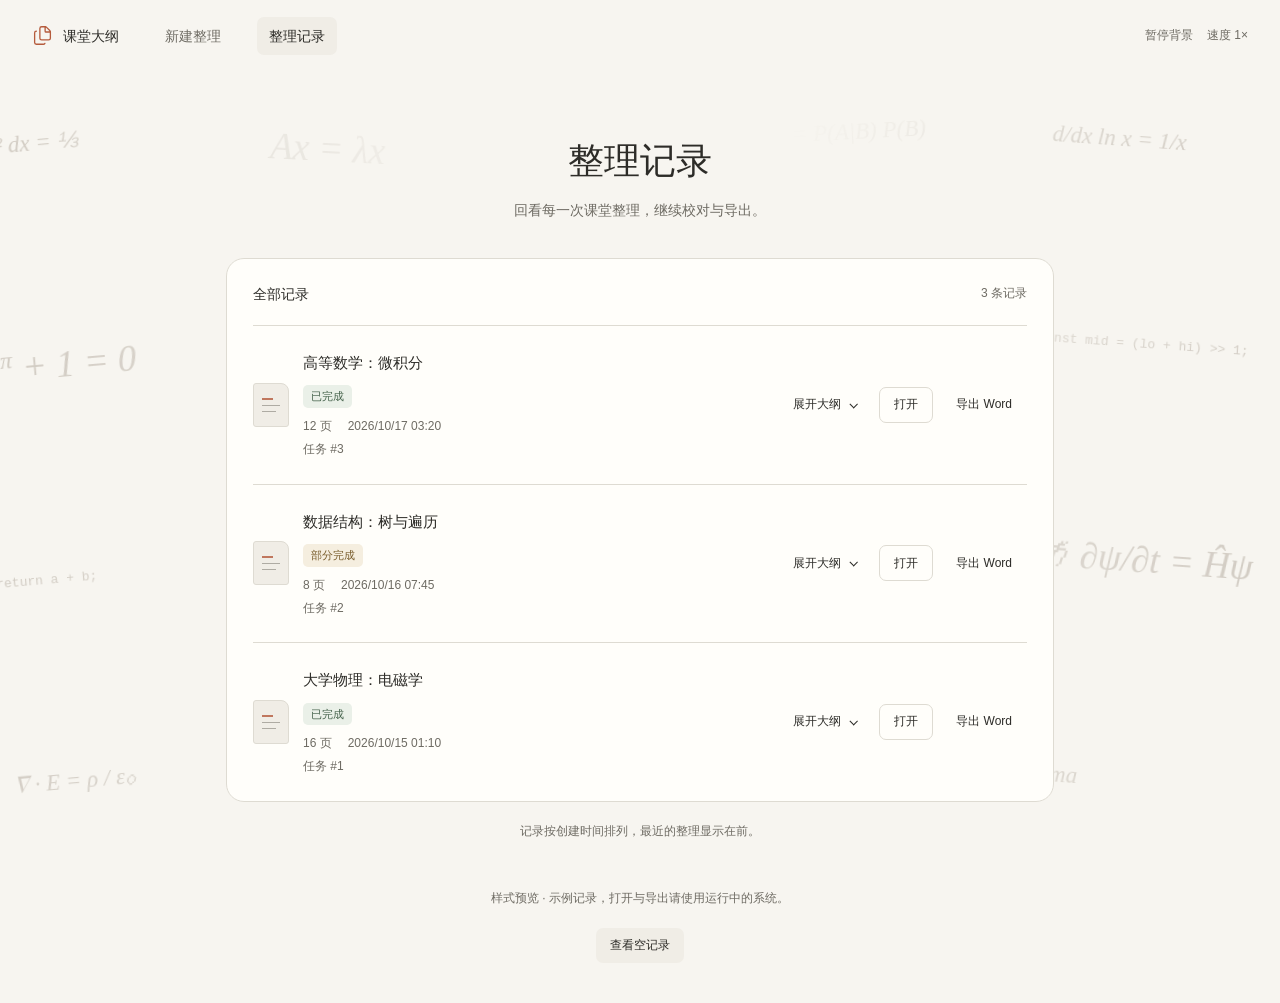
<file: frontend-preview.html>
<!DOCTYPE html>
<html lang="zh-CN">
<head>
  <meta charset="UTF-8">
  <meta name="viewport" content="width=device-width, initial-scale=1.0">
  <title>课堂大纲 · 离线预览</title>
<meta http-equiv="Content-Security-Policy" content="default-src 'none'; script-src 'unsafe-inline'; style-src 'unsafe-inline'; img-src data:; connect-src 'none'; base-uri 'none'; form-action 'none'">
<style>#knowledge-flow-home {
    color-scheme: light dark;
    --kf-bg: light-dark(#f7f5f0, #242321);
    --kf-paper: light-dark(#fffefa, #2e2d2a);
    --kf-ink: light-dark(#2d2c28, #e6e2da);
    --kf-muted: light-dark(#6e6b63, #b1aba0);
    --kf-line: light-dark(#dedbd2, #48443e);
    --kf-wash: light-dark(#f0ede6, #36332e);
    --kf-accent: light-dark(#b55b3c, #d08b6d);
    --kf-intensity: .3;
    --kf-pace: 1;
    position: relative;
    isolation: isolate;
    overflow-x: clip;
    min-height: 100vh;
    margin: 0;
    background: var(--kf-bg);
    color: var(--kf-ink);
    font: 14px/1.6 "Microsoft YaHei UI", "PingFang SC", "Segoe UI", sans-serif;
    text-align: left;
  }
  #knowledge-flow-home * { box-sizing: border-box; }
  #knowledge-flow-home button, #knowledge-flow-home input { font: inherit; }
  #knowledge-flow-home button, #knowledge-flow-home .kf-drop { cursor: pointer; }
  #knowledge-flow-home button:focus-visible, #knowledge-flow-home a:focus-visible, #knowledge-flow-home .kf-drop:focus-within { outline: 2px solid var(--kf-accent); outline-offset: 4px; }
  #knowledge-flow-home [hidden] { display: none !important; }
  #knowledge-flow-home .kf-background { position: absolute; inset: 0; z-index: -1; overflow: hidden; pointer-events: none; user-select: none; mask-image: linear-gradient(transparent, #000 15%, #000 80%, transparent), linear-gradient(90deg, #000, #0009 25%, transparent 39%, transparent 61%, #0009 75%, #000); mask-composite: intersect; }
  #knowledge-flow-home .kf-stream { position: absolute; left: var(--left); top: 0; width: max-content; color: light-dark(#776856, #c2ac91); opacity: var(--kf-intensity); transform: rotate(var(--tilt)); }
  #knowledge-flow-home .kf-far { opacity: calc(var(--kf-intensity) * .53); }
  #knowledge-flow-home .kf-ribbon { animation: kf-rise calc(var(--travel) * var(--kf-pace)) linear infinite; animation-delay: var(--delay); will-change: transform; }
  #knowledge-flow-home .kf-cycle { height: 920px; display: flex; flex-direction: column; justify-content: space-around; gap: 28px; padding: 50px 0; }
  #knowledge-flow-home .kf-equation { display: block; font: italic 23px/1.6 "Cambria Math", "Times New Roman", serif; white-space: nowrap; }
  #knowledge-flow-home .kf-equation sup, #knowledge-flow-home .kf-equation sub { font-size: .65em; }
  #knowledge-flow-home .kf-large { font-size: 37px; }
  #knowledge-flow-home .kf-code { display: block; font: 13px/1.8 "Cascadia Code", "Consolas", monospace; white-space: nowrap; }
  @keyframes kf-rise { from { transform: translate3d(0, 0, 0); } to { transform: translate3d(0, -50%, 0); } }
  #knowledge-flow-home.kf-paused .kf-ribbon { animation-play-state: paused; }
  #knowledge-flow-home.kf-playing .kf-ribbon { animation-play-state: running; }
  #knowledge-flow-home .kf-header { position: relative; display: flex; align-items: center; gap: 34px; min-height: 72px; padding: 0 32px; background: var(--kf-bg); }
  #knowledge-flow-home .kf-brand { display: flex; align-items: center; gap: 10px; font-weight: 500; white-space: nowrap; }
  #knowledge-flow-home .kf-brand svg { width: 21px; height: 21px; color: var(--kf-accent); }
  #knowledge-flow-home .kf-nav { display: flex; align-items: center; align-self: stretch; gap: 24px; }
  #knowledge-flow-home .kf-nav-item { display: flex; align-items: center; text-decoration: none; padding: 8px 12px; border: 0; border-radius: 7px; background: none; color: var(--kf-muted); white-space: nowrap; }
  #knowledge-flow-home .kf-current { background: var(--kf-wash); color: var(--kf-ink); font-weight: 500; }
  #knowledge-flow-home .kf-motion { margin-left: auto; padding: 5px 0; border: 0; background: none; color: var(--kf-muted); font-size: 12px; white-space: nowrap; }
  #knowledge-flow-home .kf-motion-controls { position: relative; display: flex; align-items: center; gap: 14px; margin-left: auto; }
  #knowledge-flow-home .kf-motion-controls .kf-motion { margin-left: 0; }
  #knowledge-flow-home .kf-speed-toggle { padding: 5px 0; border: 0; background: none; color: var(--kf-muted); font-size: 12px; white-space: nowrap; }
  #knowledge-flow-home .kf-speed-panel { position: absolute; z-index: 10; top: calc(100% + 12px); right: 0; width: 228px; max-width: calc(100vw - 32px); padding: 16px 18px; border: 1px solid var(--kf-line); border-radius: 10px; background: var(--kf-paper); box-shadow: 0 8px 28px #0000000a; }
  #knowledge-flow-home .kf-speed-panel label { display: flex; align-items: center; justify-content: space-between; color: var(--kf-ink); font-size: 12px; }
  #knowledge-flow-home .kf-speed-value { color: var(--kf-accent); font-variant-numeric: tabular-nums; }
  #knowledge-flow-home .kf-speed-input { display: block; width: 100%; min-height: 32px; margin: 8px 0 2px; accent-color: var(--kf-accent); cursor: pointer; }
  #knowledge-flow-home .kf-speed-input:focus-visible { outline: 2px solid var(--kf-accent); outline-offset: 2px; }
  #knowledge-flow-home .kf-speed-hints { display: flex; justify-content: space-between; color: var(--kf-muted); font-size: 11px; }
  #knowledge-flow-home .kf-main { position: relative; max-width: 732px; margin: 64px auto 40px; padding: 0 16px; }
  .kf-page-entering #knowledge-flow-home .kf-main { opacity: 0; }
  #knowledge-flow-home .kf-heading { margin-bottom: 34px; padding: 0 2px; text-align: center; }
  #knowledge-flow-home .kf-heading h1 { margin: 0 0 12px; color: var(--kf-ink); font-family: Georgia, "Songti SC", "SimSun", serif; font-size: 36px; line-height: 1.4; font-weight: 400; }
  #knowledge-flow-home .kf-heading p { margin: 0; color: var(--kf-muted); font-size: 14px; line-height: 1.8; }
  #knowledge-flow-home .kf-workspace { background: var(--kf-paper); border: 1px solid var(--kf-line); border-radius: 18px; }
  #knowledge-flow-home .kf-section-head { display: flex; align-items: center; justify-content: space-between; padding: 24px 26px 18px; gap: 12px; }
  #knowledge-flow-home .kf-section-head h2 { margin: 0; font-size: 14px; font-weight: 500; }
  #knowledge-flow-home .kf-section-head > span { color: var(--kf-muted); font-size: 12px; }
  #knowledge-flow-home .kf-drop { position: relative; display: flex; flex-direction: column; align-items: center; gap: 9px; min-height: 180px; margin: 0 26px; padding: 24px 16px; border: 1px dashed var(--kf-line); border-radius: 12px; background: var(--kf-wash); text-align: center; }
  #knowledge-flow-home .kf-drop > svg { width: 23px; height: 23px; margin-bottom: 3px; color: var(--kf-muted); }
  #knowledge-flow-home .kf-drop strong { font-size: 15px; font-weight: 500; }
  #knowledge-flow-home .kf-drop > span:not(.kf-file-button) { color: var(--kf-muted); font-size: 12px; }
  #knowledge-flow-home .kf-drop small { color: var(--kf-muted); font-size: 12px; }
  #knowledge-flow-home .kf-file-button { display: inline-block; min-width: 112px; padding: 9px 22px; margin: 4px 0; border-radius: 7px; background: var(--kf-ink); color: var(--kf-paper); font-size: 12px; }
  #knowledge-flow-home .kf-file-input { position: absolute; inset: 0; width: 100%; height: 100%; opacity: 0; cursor: pointer; }
  #knowledge-flow-home .kf-list-header { display: flex; justify-content: space-between; margin: 22px 26px 0; padding-bottom: 12px; border-bottom: 1px solid var(--kf-line); font-size: 12px; }
  #knowledge-flow-home .kf-file-count { color: var(--kf-muted); }
  #knowledge-flow-home .kf-files { min-height: 76px; padding: 14px 26px; }
  #knowledge-flow-home .kf-empty { margin: 10px 0; color: var(--kf-muted); text-align: center; font-size: 12px; }
  #knowledge-flow-home .kf-file-row { display: grid; grid-template-columns: 30px minmax(0, 1fr) auto; align-items: center; gap: 10px; padding: 8px 0; color: var(--kf-ink); overflow-wrap: anywhere; font-size: 12px; }
  #knowledge-flow-home .kf-bottom { display: flex; align-items: center; justify-content: space-between; gap: 12px; padding: 18px 26px; border-top: 1px solid var(--kf-line); }
  #knowledge-flow-home .kf-bottom > span { color: var(--kf-muted); font-size: 12px; }
  #knowledge-flow-home .kf-generate { padding: 9px 20px; border: 0; border-radius: 7px; background: var(--kf-accent); color: var(--kf-paper); font-size: 12px; cursor: pointer; }
  #knowledge-flow-home .kf-note { margin: 20px 2px 0; color: var(--kf-muted); text-align: center; font-size: 12px; }
  @media (max-width: 680px) {
    #knowledge-flow-home .kf-header { gap: 16px; padding: 14px 16px; flex-wrap: wrap; }
    #knowledge-flow-home .kf-nav { order: 3; width: 100%; height: 36px; gap: 12px; }
    #knowledge-flow-home .kf-motion { margin-right: 0; }
    #knowledge-flow-home .kf-main { margin-top: 38px; }
    #knowledge-flow-home .kf-heading { margin-bottom: 28px; }
    #knowledge-flow-home .kf-heading h1 { font-size: 29px; }
    #knowledge-flow-home .kf-heading p { font-size: 13px; }
    #knowledge-flow-home .kf-section-head, #knowledge-flow-home .kf-bottom { padding: 20px 18px; }
    #knowledge-flow-home .kf-drop { margin: 0 18px; }
    #knowledge-flow-home .kf-list-header { margin-left: 18px; margin-right: 18px; }
    #knowledge-flow-home .kf-files { padding: 14px 18px; }
    #knowledge-flow-home .kf-background { opacity: .65; }
    #knowledge-flow-home .kf-bottom { flex-wrap: wrap; }
  }
  @media (prefers-reduced-motion: reduce) {
    #knowledge-flow-home .kf-ribbon { animation-play-state: paused; }
  }
  @media (pointer: coarse) {
    #knowledge-flow-home button { min-height: 44px; }
  }
  #knowledge-flow-home .kf-drop:hover, #knowledge-flow-home .kf-drop.dragover { border-color: var(--kf-accent); }
  #knowledge-flow-home .kf-drop { transition: border-color 180ms, background-color 180ms; }
  #knowledge-flow-home .kf-drop:hover, #knowledge-flow-home .kf-drop:focus-within, #knowledge-flow-home .kf-drop.dragover { background: color-mix(in srgb, var(--kf-accent) 6%, var(--kf-paper)); }
  #knowledge-flow-home .kf-generate { transition: transform 150ms, background-color 180ms; }
  #knowledge-flow-home .kf-generate:active:not(:disabled) { transform: scale(.97); }
  #knowledge-flow-home .kf-upload-message { margin: 0 26px 16px; color: var(--kf-muted); font-size: 12px; overflow-wrap: anywhere; }
  #knowledge-flow-home .kf-upload-message:empty { display: none; }
  #knowledge-flow-home .kf-upload-message[role="alert"] { color: var(--kf-accent); }
  #knowledge-flow-home .kf-workspace-notice { min-height: 20px; margin: 8px 2px 0; color: var(--kf-muted); text-align: center; font-size: 12px; }
  #knowledge-flow-home .kf-nav { position: relative; }
  #knowledge-flow-home.kf-enhanced .kf-nav-item { position: relative; z-index: 1; transition: color 180ms; }
  #knowledge-flow-home.kf-enhanced .kf-nav-item:hover { color: var(--kf-accent); }
  #knowledge-flow-home.kf-enhanced .kf-current { background: transparent; }
  #knowledge-flow-home .kf-nav-indicator { position: absolute; left: 0; top: calc(50% - 19px); height: 38px; border-radius: 7px; background: var(--kf-wash); pointer-events: none; }
  #knowledge-flow-home .kf-draft-marker { position: absolute; right: 5px; top: 7px; width: 5px; height: 5px; border-radius: 50%; background: var(--kf-accent); }
  #knowledge-flow-home.kf-navigating .kf-main { overflow: clip; }
  @media (max-width: 680px) { #knowledge-flow-home .kf-upload-message { margin-left: 18px; margin-right: 18px; } }
  @media (prefers-reduced-motion: reduce) {
    #knowledge-flow-home .kf-nav-indicator, #knowledge-flow-home.kf-enhanced .kf-main, #knowledge-flow-home .kf-drop, #knowledge-flow-home .kf-generate { transition: none; }
    #knowledge-flow-home .kf-generate:active:not(:disabled) { transform: none; }
  }
  #knowledge-flow-home .kf-generate:disabled { background: light-dark(#e7e3dc, #444039); color: light-dark(#858075, #b2aa9c); cursor: not-allowed; }
  #knowledge-flow-home .file-order { display: flex; align-items: center; justify-content: center; min-height: 34px; border: 1px solid var(--kf-line); border-radius: 3px 7px 3px 3px; background: var(--kf-wash); color: var(--kf-muted); font-variant-numeric: tabular-nums; }
  #knowledge-flow-home .file-name { min-width: 0; overflow-wrap: anywhere; }
  #knowledge-flow-home .move-btns { display: flex; gap: 4px; }
  #knowledge-flow-home .move-btns button { width: 32px; min-height: 32px; padding: 4px; border: 1px solid var(--kf-line); border-radius: 7px; background: var(--kf-paper); color: var(--kf-accent); }
  #knowledge-flow-home .move-btns button:hover:not(:disabled) { background: var(--kf-wash); }
  #knowledge-flow-home .move-btns button:disabled { color: light-dark(#aaa398, #8f877b); cursor: default; }
  @media (max-width: 420px) {
    #knowledge-flow-home .kf-files { padding: 12px 16px; }
    #knowledge-flow-home .kf-file-row { grid-template-columns: 26px minmax(0, 1fr); gap: 6px; }
    #knowledge-flow-home .move-btns { grid-column: 2; justify-content: flex-end; }
  }
  @media (pointer: coarse) {
    #knowledge-flow-home .move-btns button { width: 44px; min-height: 44px; }
    #knowledge-flow-home .kf-nav { min-height: 44px; }
    #knowledge-flow-home .kf-nav-item { min-height: 44px; }
  }

#knowledge-flow-home.kf-history-view .kf-main { max-width: 860px; }
#knowledge-flow-home .kf-history-list { padding: 0 26px; }
#knowledge-flow-home .kf-history-workspace .kf-section-head { padding-bottom: 20px; }
#knowledge-flow-home .kf-history-workspace .kf-section-head > span { font-size: 12px; }
#knowledge-flow-home .kf-record { padding: 24px 0; border-top: 1px solid var(--kf-line); }
#knowledge-flow-home .kf-record-top { display: flex; align-items: center; justify-content: space-between; gap: 20px; }
#knowledge-flow-home .kf-outline-preview { margin-top: 18px; padding: 15px 18px; border-left: 2px solid var(--kf-line); border-radius: 0 9px 9px 0; background: var(--kf-wash); overflow-wrap: anywhere; animation: kf-preview-reveal 240ms ease-out; }
#knowledge-flow-home .kf-preview-line { margin: 7px 0; font-size: 13px; white-space: pre-wrap; }
#knowledge-flow-home h4.kf-preview-line { font-size: 14px; font-weight: 500; margin-top: 12px; }
#knowledge-flow-home h5.kf-preview-line { font-weight: 500; margin-top: 14px; }
#knowledge-flow-home .kf-preview-line:first-child { margin-top: 0; }
#knowledge-flow-home .kf-preview-caption, #knowledge-flow-home .kf-preview-message { margin: 10px 0 0; color: var(--kf-muted); font-size: 12px; }
#knowledge-flow-home .kf-preview-message:first-child { margin-top: 0; }
#knowledge-flow-home .kf-outline-preview .kf-history-action { margin-top: 12px; }
@keyframes kf-preview-reveal { from { opacity: 0; transform: translateY(-6px); } to { opacity: 1; transform: translateY(0); } }
@media (prefers-reduced-motion: reduce) { #knowledge-flow-home .kf-outline-preview { animation: none; } }
#knowledge-flow-home .kf-record-info { min-width: 0; }
#knowledge-flow-home .kf-record-info { display: flex; align-items: center; gap: 14px; }
#knowledge-flow-home .kf-record-text { min-width: 0; }
#knowledge-flow-home .kf-record-paper { display: flex; flex-direction: column; justify-content: center; gap: 5px; flex: 0 0 36px; height: 44px; padding: 8px; border: 1px solid var(--kf-line); border-radius: 3px 8px 3px 3px; background: var(--kf-wash); transition: transform 180ms; }
#knowledge-flow-home .kf-record-paper > span { display: block; height: 1px; background: var(--kf-muted); opacity: .5; }
#knowledge-flow-home .kf-record-paper > span:first-child { width: 60%; height: 2px; background: var(--kf-accent); opacity: .8; }
#knowledge-flow-home .kf-record-paper > span:last-child { width: 75%; }
#knowledge-flow-home .kf-record-heading { display: flex; align-items: center; flex-wrap: wrap; gap: 10px; }
#knowledge-flow-home .kf-record-heading h3 { margin: 0; font-size: 15px; line-height: 1.7; font-weight: 500; overflow-wrap: anywhere; }
#knowledge-flow-home .kf-record-meta { display: flex; flex-wrap: wrap; gap: 4px 16px; margin-top: 9px; color: var(--kf-muted); font-size: 12px; overflow-wrap: anywhere; }
#knowledge-flow-home .kf-status { display: inline-block; flex-shrink: 0; padding: 2px 8px; border-radius: 5px; background: var(--kf-wash); color: var(--kf-muted); font-size: 11px; line-height: 1.7; white-space: nowrap; }
#knowledge-flow-home .kf-status-running { color: var(--kf-ink); }
#knowledge-flow-home .kf-status-success { background: light-dark(#eaf0e8, #303d31); color: light-dark(#46634c, #a6c2ab); }
#knowledge-flow-home .kf-status-failed { background: light-dark(#f7eae5, #49342f); color: light-dark(#934c40, #e3afa3); }
#knowledge-flow-home .kf-status-partial { background: light-dark(#f5eedf, #443b2b); color: light-dark(#785c2b, #d6bd85); }
#knowledge-flow-home .kf-record-actions { display: flex; align-items: center; flex-shrink: 0; gap: 8px; }
#knowledge-flow-home .kf-history-action { display: inline-flex; align-items: center; justify-content: center; min-height: 36px; padding: 7px 14px; border: 1px solid transparent; border-radius: 7px; background: none; color: var(--kf-ink); font-size: 12px; text-decoration: none; white-space: nowrap; }
#knowledge-flow-home .kf-record-open { border-color: var(--kf-line); }
#knowledge-flow-home .kf-history-action:hover { background: var(--kf-wash); }
#knowledge-flow-home .kf-record-preview { gap: 9px; }
#knowledge-flow-home .kf-record-preview::after { content: ""; width: 5px; height: 5px; border-right: 1px solid currentColor; border-bottom: 1px solid currentColor; transform: rotate(45deg) translateY(-1px); transition: transform 180ms; }
#knowledge-flow-home .kf-record-preview[aria-expanded="true"] { color: var(--kf-accent); background: var(--kf-wash); }
#knowledge-flow-home .kf-record-preview[aria-expanded="true"]::after { transform: rotate(225deg) translate(-1px, -1px); }
#knowledge-flow-home .kf-record:has(.kf-history-action:focus-visible) .kf-record-paper, #knowledge-flow-home .kf-record:has(.kf-history-action:hover) .kf-record-paper { transform: translateY(-2px); }
#knowledge-flow-home .kf-history-primary { padding: 9px 22px; background: var(--kf-ink); color: var(--kf-paper); }
#knowledge-flow-home .kf-history-primary:hover { background: var(--kf-accent); }
#knowledge-flow-home .kf-history-state { display: flex; flex-direction: column; align-items: center; justify-content: center; min-height: 300px; gap: 12px; padding: 44px 18px; border-top: 1px solid var(--kf-line); text-align: center; }
#knowledge-flow-home .kf-history-state h3 { margin: 0; font-family: Georgia, "Songti SC", "SimSun", serif; font-size: 23px; line-height: 1.6; font-weight: 400; }
#knowledge-flow-home .kf-history-state p { max-width: 360px; margin: 0; color: var(--kf-muted); font-size: 13px; }
#knowledge-flow-home .kf-history-state .kf-history-action { margin-top: 10px; }
@media (max-width: 680px) {
    #knowledge-flow-home .kf-history-list { padding: 0 18px; }
    #knowledge-flow-home .kf-record { padding: 22px 0; }
    #knowledge-flow-home .kf-record-top { align-items: stretch; flex-direction: column; gap: 16px; }
    #knowledge-flow-home .kf-record-actions { flex-wrap: wrap; }
    #knowledge-flow-home .kf-record-actions { justify-content: flex-end; }
    #knowledge-flow-home .kf-history-state { min-height: 280px; padding: 36px 4px; }
    #knowledge-flow-home .kf-history-state h3 { font-size: 21px; }
}
@media (prefers-reduced-motion: reduce) {
    #knowledge-flow-home .kf-record-paper, #knowledge-flow-home .kf-record-preview::after { transition: none; }
    #knowledge-flow-home .kf-record:has(.kf-history-action:hover) .kf-record-paper, #knowledge-flow-home .kf-record:has(.kf-history-action:focus-visible) .kf-record-paper { transform: none; }
}
@media (pointer: coarse) {
    #knowledge-flow-home .kf-history-action { min-height: 44px; }
}
@media (max-width: 420px) {
    #knowledge-flow-home .kf-record-actions { display: grid; grid-template-columns: minmax(0, 1fr) auto auto; gap: 4px; }
    #knowledge-flow-home .kf-record-actions .kf-history-action { min-width: 44px; padding-left: 8px; padding-right: 8px; }
}

    #knowledge-flow-home .kf-preview-tools { margin: 20px 0; text-align: center; color: var(--kf-muted); font-size: 12px; }
    #knowledge-flow-home .kf-preview-tools button { margin-top: 8px; border: 0; padding: 8px 14px; border-radius: 7px; background: var(--kf-wash); color: var(--kf-ink); }
    </style>
</head>
<body id="knowledge-flow-home" class="kf-history-view">
  <div class="kf-background" aria-hidden="true">
    <div class="kf-stream" style="--left:2%;--travel:83s;--delay:-31s;--tilt:-5deg">
      <div class="kf-ribbon">
        <div class="kf-cycle">
          <span class="kf-equation">∫<sub>0</sub><sup>1</sup> x² dx = ⅓</span>
          <span class="kf-equation kf-large">e<sup>iπ</sup> + 1 = 0</span>
          <span class="kf-code">return a + b;</span>
          <span class="kf-equation">∇ · E = ρ / ε₀</span>
        </div>
        <div class="kf-cycle">
          <span class="kf-equation">∫<sub>0</sub><sup>1</sup> x² dx = ⅓</span>
          <span class="kf-equation kf-large">e<sup>iπ</sup> + 1 = 0</span>
          <span class="kf-code">return a + b;</span>
          <span class="kf-equation">∇ · E = ρ / ε₀</span>
        </div>
      </div>
    </div>
    <div class="kf-stream kf-far" style="--left:18%;--travel:119s;--delay:-74s;--tilt:3deg">
      <div class="kf-ribbon">
        <div class="kf-cycle">
          <span class="kf-equation kf-large">Ax = λx</span>
          <span class="kf-equation">lim<sub>x→0</sub> sin x / x = 1</span>
          <span class="kf-code">while (node) { node = node.next; }</span>
          <span class="kf-equation">f(x) = ∑ a<sub>n</sub>x<sup>n</sup></span>
        </div>
        <div class="kf-cycle">
          <span class="kf-equation kf-large">Ax = λx</span>
          <span class="kf-equation">lim<sub>x→0</sub> sin x / x = 1</span>
          <span class="kf-code">while (node) { node = node.next; }</span>
          <span class="kf-equation">f(x) = ∑ a<sub>n</sub>x<sup>n</sup></span>
        </div>
      </div>
    </div>
    <div class="kf-stream" style="--left:78%;--travel:97s;--delay:-56s;--tilt:4deg">
      <div class="kf-ribbon">
        <div class="kf-cycle">
          <span class="kf-equation">d/dx ln x = 1/x</span>
          <span class="kf-code">const mid = (lo + hi) &gt;&gt; 1;</span>
          <span class="kf-equation kf-large">iℏ ∂ψ/∂t = Ĥψ</span>
          <span class="kf-equation">F = ma</span>
        </div>
        <div class="kf-cycle">
          <span class="kf-equation">d/dx ln x = 1/x</span>
          <span class="kf-code">const mid = (lo + hi) &gt;&gt; 1;</span>
          <span class="kf-equation kf-large">iℏ ∂ψ/∂t = Ĥψ</span>
          <span class="kf-equation">F = ma</span>
        </div>
      </div>
    </div>
    <div class="kf-stream kf-far" style="--left:58%;--travel:107s;--delay:-16s;--tilt:-3deg">
      <div class="kf-ribbon">
        <div class="kf-cycle">
          <span class="kf-equation">P(A ∩ B) = P(A|B) P(B)</span>
          <span class="kf-equation kf-large">[ a b ]<br>[ c d ]</span>
          <span class="kf-code">for (let i = 0; i &lt; n; i++)</span>
          <span class="kf-equation">∂²u/∂t² = c² ∂²u/∂x²</span>
        </div>
        <div class="kf-cycle">
          <span class="kf-equation">P(A ∩ B) = P(A|B) P(B)</span>
          <span class="kf-equation kf-large">[ a b ]<br>[ c d ]</span>
          <span class="kf-code">for (let i = 0; i &lt; n; i++)</span>
          <span class="kf-equation">∂²u/∂t² = c² ∂²u/∂x²</span>
        </div>
      </div>
    </div>
  </div>

  <header class="kf-header">
    <div class="kf-brand"><svg xmlns="http://www.w3.org/2000/svg" viewBox="0 0 24 24" width="16" height="16" fill="none" stroke="currentColor" stroke-width="1.5" stroke-linecap="round" stroke-linejoin="round" aria-hidden="true"><path d="M15 2h-4a2 2 0 0 0-2 2v11a2 2 0 0 0 2 2h8a2 2 0 0 0 2-2V8"/><path d="M16.706 2.706A2.4 2.4 0 0 0 15 2v5a1 1 0 0 0 1 1h5a2.4 2.4 0 0 0-.706-1.706z"/><path d="M5 7a2 2 0 0 0-2 2v11a2 2 0 0 0 2 2h8a2 2 0 0 0 1.732-1"/></svg><span>课堂大纲</span></div>
    <nav class="kf-nav" aria-label="主导航">
      <a class="kf-nav-item" href="/">新建整理</a>
      <a class="kf-nav-item kf-current" href="/history.html" aria-current="page">整理记录</a>
    </nav>
    <div class="kf-motion-controls">
      <button class="kf-motion" type="button" aria-pressed="false">暂停背景</button>
      <button class="kf-speed-toggle" type="button" aria-expanded="false" aria-controls="kf-speed-panel">速度 1×</button>
      <div class="kf-speed-panel" id="kf-speed-panel" hidden>
        <label for="kf-speed">流动速度 <output class="kf-speed-value" for="kf-speed">1×</output></label>
        <input class="kf-speed-input" id="kf-speed" type="range" min="0.25" max="3" step="0.25" value="1">
        <div class="kf-speed-hints"><span>舒缓</span><span>轻快</span></div>
      </div>
    </div>
  </header>
  <main class="kf-main">
    <section aria-labelledby="history-heading">
      <div class="kf-heading">
        <h1 id="history-heading">整理记录</h1>
        <p>回看每一次课堂整理，继续校对与导出。</p>
      </div>
      <div class="kf-workspace kf-history-workspace">
        <div class="kf-section-head"><h2>全部记录</h2><span id="task-count">读取中</span></div>
        <div id="task-list" class="kf-history-list" aria-live="polite" aria-busy="true">
          <div class="kf-history-state"><h3>正在读取整理记录</h3></div>
        </div>
      </div>
      <p class="kf-note">记录按创建时间排列，最近的整理显示在前。</p>
      <p id="workspace-status" class="kf-workspace-notice" role="status" aria-live="polite"></p>
    <div class="kf-preview-tools">
      <p>样式预览 · 示例记录，打开与导出请使用运行中的系统。</p>
      <button id="preview-empty" type="button">查看空记录</button>
      <p id="preview-message" role="status"></p>
    </div></section>
  </main>
<template data-workspace-page="upload" data-page-title="课堂大纲 · 离线预览">
    <section class="kf-upload-page" aria-labelledby="upload-heading">
      <div class="kf-heading">
        <h1 id="upload-heading">整理今天的课堂</h1>
        <p>添加课堂照片，按顺序整理成复习大纲。</p>
      </div>
      <div class="kf-workspace">
        <div class="kf-section-head"><h2>课堂照片</h2><span>JPG / PNG / PDF</span></div>
        <label id="drop-zone" class="kf-drop">
          <svg xmlns="http://www.w3.org/2000/svg" viewBox="0 0 24 24" width="16" height="16" fill="none" stroke="currentColor" stroke-width="1.5" stroke-linecap="round" stroke-linejoin="round" aria-hidden="true"><path d="M5 12h14"/><path d="M12 5v14"/></svg>
          <strong>添加课堂照片</strong>
          <span>将照片拖到这里，或选择文件</span>
          <span class="kf-file-button">选择文件</span>
          <small id="file-hint">最多 20 张，单张不超过 10 MB</small>
          <input id="file-input" class="kf-file-input" type="file" multiple accept=".jpg,.jpeg,.png,.pdf" aria-label="选择课堂照片" aria-describedby="file-hint">
        </label>
        <div class="kf-list-header"><span>照片列表</span><span id="file-count" class="kf-file-count" aria-live="polite">0 张</span></div>
        <div id="file-list" class="kf-files"><p class="kf-empty">还没有添加照片</p></div>
        <p id="upload-message" class="kf-upload-message" role="status" aria-live="polite"></p>
        <div class="kf-bottom">
          <span>照片顺序将作为来源页码。</span>
          <button id="generate-btn" class="kf-generate" type="button" disabled>生成大纲</button>
        </div>
      </div>
      <p class="kf-note">生成后可继续校对，并导出 Word。AI 生成结果仅供参考，请人工校对后使用。</p>
      <p id="workspace-status" class="kf-workspace-notice" role="status" aria-live="polite"></p>
    </section>
</template>
<script>

    let empty = false;
    const samples = [
      {task_id: 3, title: '高等数学：微积分', status: 'success', page_count: 12, created_at: '2026-10-17T03:20:00Z'},
      {task_id: 2, title: '数据结构：树与遍历', status: 'partial', page_count: 8, created_at: '2026-10-16T07:45:00Z'},
      {task_id: 1, title: '大学物理：电磁学', status: 'success', page_count: 16, created_at: '2026-10-15T01:10:00Z'}
    ];
    const outlines = {
      3: '# 高等数学：微积分\n## 导数与微分\n- 导数描述函数的局部变化率。来源：第 1–4 页\n## 定积分\n- 使用定积分计算区间上的累积量。来源：第 5–8 页\n## 应用\n- 面积与体积问题。来源：第 9–12 页',
      2: '# 数据结构：树与遍历\n## 二叉树\n- 二叉树的结构与存储。来源：第 1–3 页\n## 树的遍历\n- 前序、中序和后序遍历。来源：第 4–8 页',
      1: '# 大学物理：电磁学\n## 电场\n- 电场强度与电势。来源：第 1–8 页\n## 磁场\n- 磁感应强度与电磁感应。来源：第 9–16 页'
    };
    const API = {
      listTasks: async () => ({ok: true, json: async () => ({tasks: empty ? [] : samples})}),
      getOutline: async id => ({ok: true, json: async () => ({task_id: id, markdown: outlines[id], version: 1})}),
      createTask: async () => ({status: 400, json: async () => ({message: '离线预览不提交任务，请启动正式系统'})})
    };
    document.addEventListener('click', event => {
      const link = event.target.closest('a');
      if (!link) return;
      const target = link.getAttribute('href');
      if (target.startsWith('/outline.html') || target.startsWith('/api/')) {
        event.preventDefault();
        document.getElementById('preview-message').textContent = '这里是示例记录，请启动后端后使用打开与导出。';
      }
    });
    document.getElementById('preview-empty').addEventListener('click', event => {
      empty = !empty;
      event.target.textContent = empty ? '查看示例记录' : '查看空记录';
      const oldList = document.getElementById('task-list');
      oldList.replaceWith(oldList.cloneNode(false));
      ClassroomHistory.init();
    });

(() => {
const mounted = new WeakMap();
let current = null;
function init() {
const fileInput = document.getElementById("file-input");
if (!fileInput) return;
if (mounted.has(fileInput)) return mounted.get(fileInput);
let selectedFiles = [];
let isUploading = false;
let rows = new Map();

const dropZone = document.getElementById("drop-zone");
const fileList = document.getElementById("file-list");
const fileCount = document.getElementById("file-count");
const generateBtn = document.getElementById("generate-btn");
const message = document.getElementById("upload-message");

function announce(text, error = false) {
    if (!message) return;
    message.setAttribute("role", error ? "alert" : "status");
    message.textContent = text;
}

dropZone.addEventListener("dragover", (e) => {
    e.preventDefault();
    if (!isUploading) dropZone.classList.add("dragover");
});
dropZone.addEventListener("dragleave", () => dropZone.classList.remove("dragover"));
dropZone.addEventListener("drop", (e) => {
    e.preventDefault();
    dropZone.classList.remove("dragover");
    handleFiles(e.dataTransfer.files);
});
fileInput.addEventListener("change", (e) => handleFiles(e.target.files));

function handleFiles(files) {
    if (isUploading || !files.length) return;
    const added = Array.from(files);
    selectedFiles.push(...added);
    fileInput.value = "";
    renderFileList(true);
    announce(`已添加 ${added.length} 张照片，共 ${selectedFiles.length} 张。切换到整理记录后，照片和顺序会保留。`);
}

function renderFileList(animate = false) {
    const positions = new Map([...rows].map(([file, row]) => [file, row.getBoundingClientRect().top]));
    rows = new Map();
    fileList.replaceChildren();
    fileCount.textContent = `${selectedFiles.length} 张`;
    generateBtn.disabled = isUploading || selectedFiles.length === 0;
    generateBtn.textContent = isUploading ? "上传中..." : "生成大纲";
    fileInput.disabled = isUploading;
    dropZone.setAttribute("aria-disabled", String(isUploading));
    if (selectedFiles.length === 0) {
        const empty = document.createElement("p");
        empty.className = "kf-empty";
        empty.textContent = "还没有添加照片";
        fileList.appendChild(empty);
    }
    selectedFiles.forEach((file, index) => {
        const item = document.createElement("div");
        item.className = "kf-file-row";
        const order = document.createElement("span");
        order.className = "file-order";
        order.textContent = `P${index + 1}`;
        const name = document.createElement("span");
        name.className = "file-name";
        name.textContent = file.name;
        const controls = document.createElement("div");
        controls.className = "move-btns";
        const actions = [
            ["↑", `上移第 ${index + 1} 张照片`, () => moveFile(index, -1), index === 0],
            ["↓", `下移第 ${index + 1} 张照片`, () => moveFile(index, 1), index === selectedFiles.length - 1],
            ["✕", `删除第 ${index + 1} 张照片`, () => removeFile(index), false],
        ];
        actions.forEach(([text, label, handler, disabled]) => {
            const button = document.createElement("button");
            button.type = "button";
            button.textContent = text;
            button.setAttribute("aria-label", label);
            button.disabled = isUploading || disabled;
            button.addEventListener("click", handler);
            controls.appendChild(button);
        });
        item.append(order, name, controls);
        fileList.appendChild(item);
        rows.set(file, item);
        if (animate && item.animate && !globalThis.matchMedia?.("(prefers-reduced-motion: reduce)").matches) {
            const previous = positions.get(file);
            const delta = previous === undefined ? 12 : previous - item.getBoundingClientRect().top;
            item.animate([{ opacity: previous === undefined ? 0 : 1, transform: `translateY(${delta}px)` }, { opacity: 1, transform: "translateY(0)" }], {
                duration: 260, delay: previous === undefined ? Math.min(index * 35, 140) : 0, easing: "cubic-bezier(.22,.85,.26,1)",
            });
        }
    });
    document.dispatchEvent(new CustomEvent("kf:files-changed"));
}

function restoreFocus(file, hadFocus, action = 2) {
    if (!hadFocus) return;
    const actions = rows.get(file)?.querySelectorAll("button");
    const next = actions && (!actions[action]?.disabled ? actions[action] : [...actions].find(button => !button.disabled));
    (next || fileInput).focus();
}

function moveFile(index, dir) {
    if (isUploading) return;
    const newIndex = index + dir;
    if (newIndex < 0 || newIndex >= selectedFiles.length) return;
    const hadFocus = fileList.contains(document.activeElement);
    const file = selectedFiles[index];
    [selectedFiles[index], selectedFiles[newIndex]] = [selectedFiles[newIndex], selectedFiles[index]];
    renderFileList(true);
    restoreFocus(file, hadFocus, dir > 0 ? 1 : 0);
    announce(`已移到第 ${newIndex + 1} 页，来源页码已更新。`);
}

function removeFile(index) {
    if (isUploading) return;
    const hadFocus = fileList.contains(document.activeElement);
    selectedFiles.splice(index, 1);
    renderFileList(true);
    restoreFocus(selectedFiles[Math.min(index, selectedFiles.length - 1)], hadFocus);
    announce(selectedFiles.length ? `已移除照片，还剩 ${selectedFiles.length} 张。` : "照片列表已清空，可以重新添加。");
}

current = { get count() { return selectedFiles.length; }, get isUploading() { return isUploading; } };
mounted.set(fileInput, current);
renderFileList();

generateBtn.addEventListener("click", async () => {
    if (isUploading || selectedFiles.length === 0) return;
    isUploading = true;
    dropZone.classList.remove("dragover");
    renderFileList();
    announce("正在上传课堂照片，请稍候。");
    const order = selectedFiles.map((_, i) => i + 1).join(",");
    try {
        const resp = await API.createTask(selectedFiles, order);
        const data = await resp.json();
        if (resp.status === 201) {
            window.location.href = `/progress.html?task_id=${data.task_id}`;
            return;
        } else {
            announce(`上传失败：${data.message || "未知错误"}。照片已保留，可以重试。`, true);
        }
    } catch (e) {
        announce("网络错误，照片已保留，请重试。", true);
    }
    isUploading = false;
    renderFileList();
});
return current;
}
globalThis.ClassroomUpload = { init, getState: () => ({ count: current?.count || 0, isUploading: current?.isUploading || false }) };
init();
})();

(() => {
    const mounted = new WeakMap();
    function init() {
    const list = document.getElementById("task-list");
    if (!list) return Promise.resolve();
    if (mounted.has(list)) return mounted.get(list);
    const count = document.getElementById("task-count");
    let expanded = null;
    const statuses = new Map([
        ["pending", "待处理"], ["running", "处理中"], ["success", "已完成"],
        ["failed", "处理失败"], ["partial", "部分完成"],
    ]);

    function element(tag, className, text) {
        const node = document.createElement(tag);
        node.className = className;
        if (text !== undefined) node.textContent = text;
        return node;
    }

    function showState(title, description, action) {
        const state = element("div", "kf-history-state");
        state.append(element("h3", "", title));
        if (description) state.append(element("p", "", description));
        if (action === "upload") {
            const link = element("a", "kf-history-action kf-history-primary", "新建整理");
            link.href = "/";
            state.append(link);
        } else if (action === "retry") {
            state.setAttribute("role", "alert");
            const retry = element("button", "kf-history-action kf-history-primary", "重新加载");
            retry.type = "button";
            retry.addEventListener("click", async () => {
                const hadFocus = document.activeElement === retry;
                await loadHistory();
                if (hadFocus && document.activeElement === document.body) {
                    const action = list.querySelector("button") || list.querySelector("a");
                    if (action) action.focus();
                }
            });
            state.append(retry);
        }
        list.replaceChildren(state);
    }

    function renderTask(task) {
        const record = element("article", "kf-record");
        const info = element("div", "kf-record-info");
        const heading = element("div", "kf-record-heading");
        const title = task.title && task.title !== "未命名任务" ? task.title : "课堂整理";
        const status = statuses.has(task.status) ? task.status : "unknown";
        heading.append(element("h3", "", title), element("span", `kf-status kf-status-${status}`, statuses.get(status) || "状态未知"));
        const meta = element("div", "kf-record-meta");
        // Existing API timestamps without an offset are stored as UTC.
        const timestamp = String(task.created_at);
        const date = new Date(/(?:Z|[+-]\d{2}:\d{2})$/i.test(timestamp) ? timestamp : `${timestamp}Z`);
        const time = element("time", "", Number.isNaN(date.getTime()) ? "时间未知" : date.toLocaleString("zh-CN", {
            year: "numeric", month: "2-digit", day: "2-digit", hour: "2-digit", minute: "2-digit", hour12: false,
        }));
        if (!Number.isNaN(date.getTime())) time.dateTime = date.toISOString();
        meta.append(element("span", "", `${task.page_count} 页`), time, element("span", "", `任务 #${task.task_id}`));
        const paper = element("span", "kf-record-paper");
        paper.setAttribute("aria-hidden", "true");
        paper.append(element("span", ""), element("span", ""), element("span", ""));
        const text = element("div", "kf-record-text");
        text.append(heading, meta);
        info.append(paper, text);
        const actions = element("div", "kf-record-actions");
        const id = encodeURIComponent(String(task.task_id));
        const preview = element("button", "kf-history-action kf-record-preview", "展开大纲");
        preview.type = "button";
        preview.setAttribute("aria-expanded", "false");
        preview.setAttribute("aria-controls", `outline-preview-${id}`);
        preview.setAttribute("aria-label", `展开${title}的大纲，任务 ${task.task_id}`);
        const panel = element("div", "kf-outline-preview");
        panel.id = `outline-preview-${id}`;
        panel.hidden = true;
        panel.setAttribute("role", "region");
        panel.setAttribute("aria-label", `${title}的大纲预览`);
        let loaded = false;
        let pending = null;
        function close() {
            panel.hidden = true;
            preview.textContent = "展开大纲";
            preview.setAttribute("aria-expanded", "false");
            preview.setAttribute("aria-label", `展开${title}的大纲，任务 ${task.task_id}`);
        }
        function loadPreview() {
            if (pending) return pending;
            panel.setAttribute("aria-busy", "true");
            panel.replaceChildren(element("p", "kf-preview-message", "正在读取已保存的大纲…"));
            pending = (async () => {
                try {
                    const response = await API.getOutline(task.task_id);
                    if (!response.ok) throw new Error("Outline request failed");
                    const data = await response.json();
                    if (typeof data.markdown !== "string" || !data.markdown.trim()) throw new Error("Invalid outline");
                    const lines = data.markdown.trim().split(/\r?\n/).filter(line => line.trim());
                    const nodes = lines.slice(0, 20).map(line => element(/^#\s/.test(line) ? "h4" : /^#{2,6}\s/.test(line) ? "h5" : "p", "kf-preview-line", line.replace(/^#{1,6}\s+/, "").replace(/^[-*]\s+/, "").slice(0, 500)));
                    nodes.push(element("p", "kf-preview-caption", lines.length > 20 || lines.some(line => line.length > 500) ? "内容较长，此处显示部分预览。可打开查看完整大纲。" : "已保存的大纲预览，可打开继续校对。"));
                    panel.replaceChildren(...nodes);
                    loaded = true;
                } catch {
                    const retry = element("button", "kf-history-action kf-record-open", "重新读取大纲");
                    retry.type = "button";
                    retry.addEventListener("click", async () => {
                        const hadFocus = document.activeElement === retry;
                        await loadPreview();
                        if (hadFocus && !panel.hidden && document.activeElement === document.body) {
                            (panel.querySelector("button") || preview).focus();
                        }
                    });
                    panel.replaceChildren(element("p", "kf-preview-message", "暂时无法预览大纲。大纲可能尚未生成，请稍后重试，或打开任务查看。"), retry);
                } finally {
                    panel.setAttribute("aria-busy", "false");
                    pending = null;
                }
            })();
            return pending;
        }
        preview.addEventListener("click", () => {
            if (!panel.hidden) { close(); expanded = null; return; }
            if (expanded) expanded();
            expanded = close;
            panel.hidden = false;
            preview.textContent = "收起大纲";
            preview.setAttribute("aria-expanded", "true");
            preview.setAttribute("aria-label", `收起${title}的大纲，任务 ${task.task_id}`);
            if (!loaded) return loadPreview();
        });
        const open = element("a", "kf-history-action kf-record-open", "打开");
        open.href = `/outline.html?task_id=${id}`;
        open.setAttribute("aria-label", `打开${title}，任务 ${task.task_id}`);
        const exportLink = element("a", "kf-history-action kf-record-export", "导出 Word");
        exportLink.href = `/api/tasks/${id}/export`;
        exportLink.setAttribute("aria-label", `导出${title}为 Word，任务 ${task.task_id}`);
        actions.append(preview, open, exportLink);
        const top = element("div", "kf-record-top");
        top.append(info, actions);
        record.append(top, panel);
        return record;
    }

    async function loadHistory() {
        list.setAttribute("aria-busy", "true");
        count.textContent = "读取中";
        showState("正在读取整理记录", "");
        try {
            const response = await API.listTasks();
            if (!response.ok) throw new Error("History request failed");
            const data = await response.json();
            if (!Array.isArray(data.tasks)) throw new Error("Invalid history response");
            const records = data.tasks.map(renderTask);
            count.textContent = `${records.length} 条记录`;
            if (records.length) list.replaceChildren(...records);
            else showState("还没有整理记录", "添加课堂照片后，整理记录会保存在这里。", "upload");
        } catch {
            count.textContent = "未加载";
            showState("暂时无法加载记录", "请检查网络连接，然后重新加载。", "retry");
        } finally {
            list.setAttribute("aria-busy", "false");
        }
    }

    const ready = loadHistory();
    mounted.set(list, ready);
    return ready;
    }
    globalThis.ClassroomHistory = { init };
    return init();
})();

(() => {
    const root = document.getElementById("knowledge-flow-home");
    const motionButton = root.querySelector(".kf-motion");
    const controls = root.querySelector(".kf-motion-controls");
    const speedButton = root.querySelector(".kf-speed-toggle");
    const speedPanel = root.querySelector(".kf-speed-panel");
    const speedInput = root.querySelector(".kf-speed-input");
    const speedValue = root.querySelector(".kf-speed-value");
    const reducedMotion = window.matchMedia("(prefers-reduced-motion: reduce)");
    let playing = !reducedMotion.matches;
    let motionChosen = false;
    const normalizeSpeed = value => {
        const number = Number(value);
        return Number.isFinite(number) && number > 0 ? Math.min(3, Math.max(0.25, number)) : 1;
    };
    let speed = 1;
    try { speed = normalizeSpeed(localStorage.getItem("knowledge-flow-speed")); } catch { /* Storage is optional. */ }

    function applySpeed() {
        speedInput.value = String(speed);
        speedValue.textContent = `${speed}×`;
        speedButton.textContent = `速度 ${speed}×`;
        speedInput.setAttribute("aria-valuetext", `${speed} 倍速度`);
        root.querySelectorAll(".kf-ribbon").forEach(ribbon => {
            if (typeof ribbon.getAnimations === "function") {
                // Preserve the current position while changing speed.
                ribbon.getAnimations().forEach(animation => animation.updatePlaybackRate(speed));
            } else {
                root.style.setProperty("--kf-pace", String(1 / speed));
            }
        });
    }

    function closeSpeed() {
        speedPanel.hidden = true;
        speedButton.setAttribute("aria-expanded", "false");
    }
    speedButton.addEventListener("click", () => {
        speedPanel.hidden = !speedPanel.hidden;
        speedButton.setAttribute("aria-expanded", String(!speedPanel.hidden));
    });
    speedInput.addEventListener("input", () => {
        speed = normalizeSpeed(speedInput.value);
        applySpeed();
        try { localStorage.setItem("knowledge-flow-speed", String(speed)); } catch { /* Still works without persistence. */ }
    });
    document.addEventListener("click", event => {
        if (!controls.contains(event.target)) closeSpeed();
    });
    document.addEventListener("keydown", event => {
        if (event.key === "Escape" && !speedPanel.hidden) {
            closeSpeed();
            speedButton.focus();
        }
    });

    function render() {
        root.classList.toggle("kf-paused", !playing);
        root.classList.toggle("kf-playing", playing);
        motionButton.textContent = playing ? "暂停背景" : "播放背景";
        motionButton.setAttribute("aria-pressed", String(!playing));
        motionButton.disabled = false;
    }

    motionButton.addEventListener("click", () => {
        motionChosen = true;
        playing = !playing;
        render();
    });
    reducedMotion.addEventListener("change", () => {
        if (!motionChosen) playing = !reducedMotion.matches;
        render();
    });
    render();
    applySpeed();
})();

(() => {
    const root = document.getElementById("knowledge-flow-home");
    const main = document.querySelector(".kf-main");
    const nav = root?.querySelector(".kf-nav");
    if (!main || !nav) return;
    const links = [...nav.querySelectorAll(".kf-nav-item")];
    const paths = { upload: "/", history: "/history.html" };
    const route = pathname => pathname === "/" || pathname === "/index.html" ? "upload" : pathname === "/history.html" ? "history" : null;
    let current = route(window.location.pathname) || (root.classList.contains("kf-history-view") ? "history" : "upload");
    let navigation = Promise.resolve();
    let requestId = 0;
    const views = new Map([[current, { section: main.querySelector("section"), title: document.title, scroll: window.scrollY || 0 }]]);
    const marker = document.createElement("span");
    marker.className = "kf-nav-indicator";
    marker.setAttribute("aria-hidden", "true");
    nav.appendChild(marker);
    const draft = document.createElement("span");
    draft.className = "kf-draft-marker";
    draft.setAttribute("aria-hidden", "true");
    const uploadLink = links.find(link => route(new URL(link.href, window.location.href).pathname) === "upload");
    uploadLink?.appendChild(draft);

    // The offline preview embeds the second view instead of fetching it.
    const embeddedPreview = document.querySelector("template[data-workspace-page]") !== null;
    document.querySelectorAll("template").forEach(template => {
        const key = template.getAttribute("data-workspace-page");
        if (!paths[key] || views.has(key)) return;
        const section = template.content.querySelector("section");
        if (section) views.set(key, { section, title: template.getAttribute("data-page-title") || document.title, scroll: 0 });
    });
    function announce(text) {
        const status = document.getElementById("workspace-status");
        if (status) status.textContent = text;
    }
    function alignMarker() {
        const active = links.find(link => link.getAttribute("aria-current") === "page");
        if (!active) return;
        const bounds = active.getBoundingClientRect();
        marker.style.width = `${bounds.width}px`;
        marker.style.transform = `translateX(${bounds.left - nav.getBoundingClientRect().left}px)`;
    }
    function updateDraft() {
        const count = globalThis.ClassroomUpload?.getState().count || 0;
        draft.hidden = current !== "history" || !count;
        uploadLink?.setAttribute("aria-label", count && current === "history" ? `新建整理，保留了 ${count} 张待整理照片` : "新建整理");
    }
    function setNavigation(page) {
        links.forEach(link => {
            const active = route(new URL(link.href, window.location.href).pathname) === page;
            link.classList.toggle("kf-current", active);
            if (active) link.setAttribute("aria-current", "page"); else link.removeAttribute("aria-current");
        });
        alignMarker();
    }
    function animate(node, frames, duration) {
        if (!node?.animate) return Promise.resolve();
        return node.animate(frames, { duration, easing: "ease-in-out" }).finished.catch(() => {});
    }
    async function getView(page) {
        if (views.has(page)) return views.get(page);
        const controller = new AbortController();
        const timeout = setTimeout(() => controller.abort(), 8000);
        try {
            const response = await fetch(paths[page], { signal: controller.signal, credentials: "same-origin", headers: { Accept: "text/html" } });
            if (!response.ok) throw new Error("Page request failed");
            const parsed = new DOMParser().parseFromString(await response.text(), "text/html");
            const section = parsed.querySelector(".kf-main")?.querySelector("section");
            if (!section?.querySelector(page === "upload" ? "#file-input" : "#task-list")) throw new Error("Invalid workspace page");
            const view = { section, title: parsed.title, scroll: 0 };
            views.set(page, view);
            return view;
        } finally { clearTimeout(timeout); }
    }
    async function performNavigation(page, { historyMode = "push" } = {}, request) {
        if (!paths[page]) return false;
        if (page === current) return true;
        if (globalThis.ClassroomUpload?.getState().isUploading) {
            announce("照片正在上传，请稍候再切换。");
            return false;
        }
        main.setAttribute("aria-busy", "true");
        root.classList.add("kf-navigating");
        try {
            let target;
            try { target = await getView(page); }
            catch { announce("暂时无法切换页面，请重试。当前照片和顺序已保留。"); return false; }
            if (request !== requestId) return true;
            if (globalThis.ClassroomUpload?.getState().isUploading) {
                announce("照片正在上传，请稍候再切换。");
                return false;
            }
            const previous = views.get(current);
            previous.scroll = window.scrollY || 0;
            const hadFocus = previous.section.contains(document.activeElement);
            // A short opacity-only transition also provides continuity with reduced motion.
            const reducedMotion = globalThis.matchMedia?.("(prefers-reduced-motion: reduce)").matches;
            setNavigation(page);
            await animate(previous.section, [{ opacity: 1 }, { opacity: 0 }], reducedMotion ? 120 : 160);
            if (request !== requestId || globalThis.ClassroomUpload?.getState().isUploading) {
                setNavigation(current);
                if (request !== requestId) return true;
                announce("照片正在上传，请稍候再切换。");
                return false;
            }
            main.replaceChildren(target.section);
            current = page;
            document.title = target.title;
            root.classList.toggle("kf-history-view", page === "history");
            globalThis.ClassroomUpload?.init();
            globalThis.ClassroomHistory?.init();
            updateDraft();
            if (historyMode === "push" && window.location.protocol !== "file:" && !embeddedPreview) {
                window.history.pushState({ ...window.history.state, kfWorkspace: page }, "", paths[page]);
            }
            const count = globalThis.ClassroomUpload?.getState().count || 0;
            announce(page === "upload" && count ? `已保留 ${count} 张照片和刚才的顺序，可以接着整理。` : page === "history" ? "可展开大纲快速回看，也可打开继续校对。" : "");
            window.scrollTo?.({ top: target.scroll, behavior: "instant" });
            await animate(target.section, [{ opacity: 0 }, { opacity: 1 }], reducedMotion ? 180 : 240);
            if (hadFocus) {
                const heading = target.section.querySelector("h1");
                heading?.setAttribute("tabindex", "-1");
                heading?.focus({ preventScroll: true });
            }
            return true;
        } finally {
            main.setAttribute("aria-busy", "false");
            root.classList.remove("kf-navigating");
        }
    }
    function navigate(page, options) {
        const request = ++requestId;
        const result = navigation.then(() => request !== requestId ? true : performNavigation(page, options, request));
        navigation = result.catch(() => false);
        return result;
    }
    document.addEventListener("click", event => {
        if (event.defaultPrevented || event.button > 0 || event.metaKey || event.ctrlKey || event.shiftKey || event.altKey) return;
        const link = event.target.closest?.("a");
        if (!link || link.getAttribute("download") !== null || (link.getAttribute("target") && link.getAttribute("target") !== "_self")) return;
        const url = new URL(link.href, window.location.href);
        const page = route(url.pathname);
        if (!page || url.origin !== window.location.origin || url.search || url.hash) return;
        event.preventDefault();
        navigate(page);
    });
    window.addEventListener("popstate", async () => {
        const page = route(window.location.pathname);
        if (page && !await navigate(page, { historyMode: "none" })) {
            window.history.replaceState({ ...window.history.state, kfWorkspace: current }, "", paths[current]);
        }
    });
    document.addEventListener("kf:files-changed", updateDraft);
    window.addEventListener("resize", alignMarker);
    if (typeof ResizeObserver !== "undefined") new ResizeObserver(alignMarker).observe(nav);
    root.classList.add("kf-enhanced");
    setNavigation(current);
    updateDraft();
    globalThis.ClassroomWorkspace = { navigate };
})();

(() => {
    const documentRoot = document.documentElement;
    documentRoot.classList.add("kf-page-entering");

    function init() {
        const main = document.querySelector(".kf-main");
        if (!main) {
            documentRoot.classList.remove("kf-page-entering");
            return;
        }
        const reducedMotion = () => globalThis.matchMedia?.("(prefers-reduced-motion: reduce)").matches;
        let departing = false;
        let departure;
        let requestId = 0;

        function cancelDeparture() {
            requestId++;
            departure?.cancel();
            departure = null;
            departing = false;
            main.setAttribute("aria-busy", "false");
        }

        function enter() {
            cancelDeparture();
            const entry = main.animate?.([{ opacity: 0 }, { opacity: 1 }], {
                duration: reducedMotion() ? 180 : 240,
                easing: "ease-in-out",
                fill: "backwards",
            });
            documentRoot.classList.remove("kf-page-entering");
            entry?.finished.catch(() => {});
        }

        document.addEventListener("click", async event => {
            if (event.button > 0 || event.metaKey || event.ctrlKey || event.shiftKey || event.altKey) return;
            const link = event.target.closest?.("a");
            if (!link || link.getAttribute("download") !== null || (link.getAttribute("target") && link.getAttribute("target") !== "_self")) return;
            const url = new URL(link.href, window.location.href);
            if (url.origin !== window.location.origin || !["http:", "https:"].includes(url.protocol) || url.hash) return;
            const workspacePath = ["/", "/index.html", "/history.html"].includes(url.pathname);
            // The workspace router may already have handled this newer choice.
            if (departing && workspacePath) cancelDeparture();
            if (event.defaultPrevented || url.href === window.location.href) return;
            const opensOutline = url.pathname === "/outline.html";
            const returnsToWorkspace = window.location.pathname === "/outline.html" && workspacePath;
            if (!opensOutline && !returnsToWorkspace) return;
            event.preventDefault();
            if (departing) return;
            departing = true;
            const request = ++requestId;
            main.setAttribute("aria-busy", "true");
            departure = main.animate?.([{ opacity: 1 }, { opacity: 0 }], {
                duration: reducedMotion() ? 120 : 160,
                easing: "ease-in-out",
                fill: "forwards",
            });
            if (departure) await departure.finished.catch(() => {});
            if (request !== requestId) return;
            window.location.assign(url.href);
        });

        window.addEventListener("popstate", () => { if (departing) cancelDeparture(); });
        window.addEventListener("pagehide", () => { requestId++; });
        // A cached document retains its finished departure animation when Back restores it.
        window.addEventListener("pageshow", event => { if (event.persisted) enter(); });
        enter();
    }

    if (document.readyState === "loading") document.addEventListener("DOMContentLoaded", init, { once: true });
    else init();
})();

</script>
</body>
</html>
</file>
